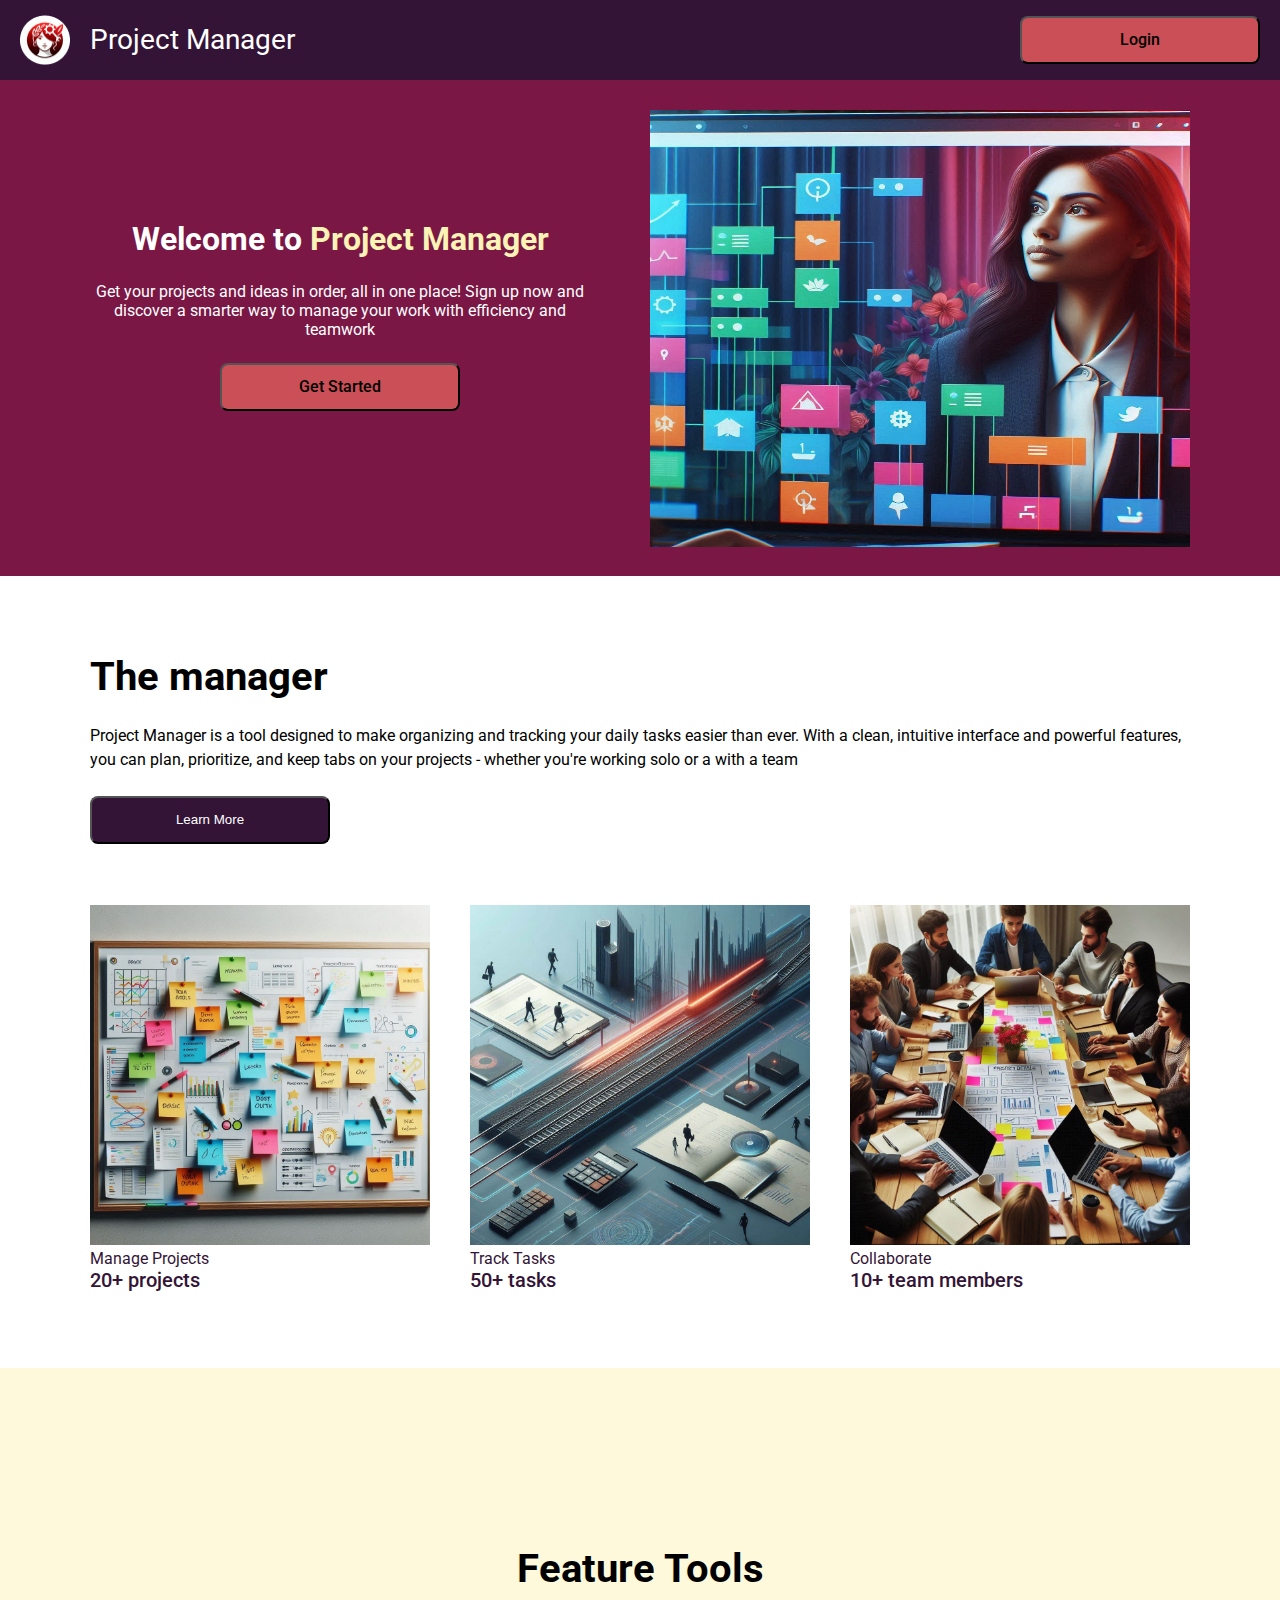
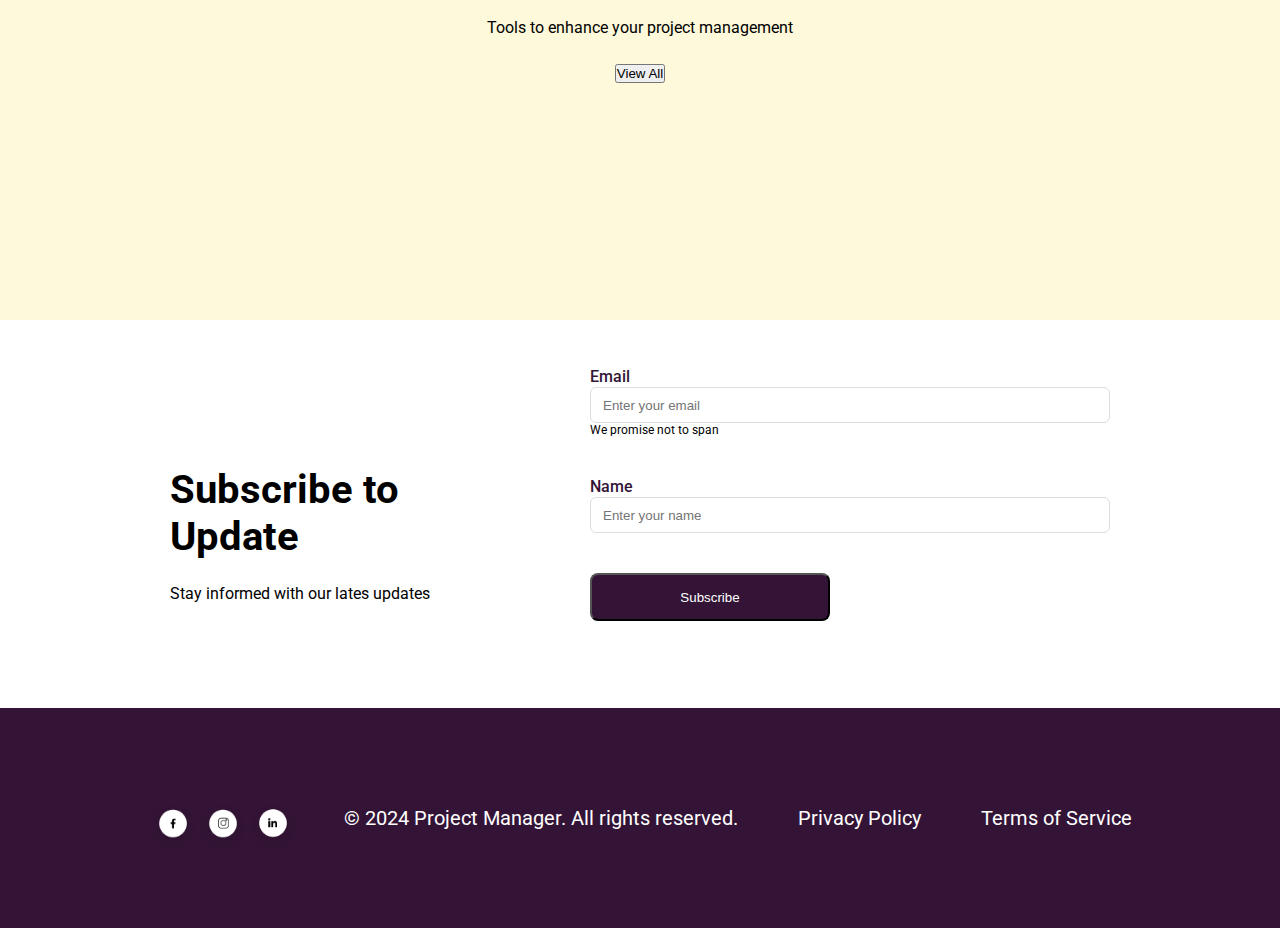
<file: home/index.html>
<!DOCTYPE html>
<html lang="pt-BR">

<head>
    <meta charset="UTF-8" />
    <meta name="viewport" content="width=device-width, initial-scale=1.0" />
    <title>Home - Project Manager</title>
    <link rel="stylesheet" href="style.css" />
    <link rel="preconnect" href="https://fonts.googleapis.com">
    <link rel="preconnect" href="https://fonts.gstatic.com" crossorigin>
    <link
        href="https://fonts.googleapis.com/css2?family=Roboto:ital,wght@0,100;0,300;0,400;0,500;0,700;0,900;1,100;1,300;1,400;1,500;1,700;1,900&display=swap"
        rel="stylesheet">
</head>

<body>
    <header>
        <div class='logo-container'>
            <img class="image-header" src="../images/1_logo.png" alt="Logomarca" />
            <h1 class="h1-header">Project Manager</h1>
        </div>
        <nav>
            <button class="red-button">Login</button>
        </nav>
    </header>

    <section class='main-section'>
        <div class="text-content-main">
            <h1 class="h1-section1">
                Welcome to <span style='color: #FCF4B6'>Project Manager</span>
            </h1>
            <p class="p-main-section">
                Get your projects and ideas in order, all in one place!
                Sign up now and discover a smarter way to manage your
                work with efficiency and teamwork
            </p>
            <button class="red-button">Get Started</button>
        </div>
        <div class="image-content">
            <img class="image-section1" src="../images/2_image.png" alt="2_image" />
        </div>

    </section>

    <section class='section2'>
        <div class="text-content-section2">
            <h1 class="h1-section2">The manager</h1>
            <p class="paragrafo-section2">
                Project Manager is a tool designed to make organizing
                and tracking your daily tasks easier than ever. With a
                clean, intuitive interface and powerful features, you
                can plan, prioritize, and keep tabs on your projects -
                whether you're working solo or a with a team
            </p>
            <button class="learmore-button">Learn More</button>
        </div>
        <div class="image-content">
            <div class="image-item">
                <img class="image-section2" src="../images/3_image.png" alt="3_image" />
                <div class='text-images'>
                    <p class='text-image-title'>Manage Projects</p>
                    <p class='text-image-subtitle'>20+ projects</p>
                </div>
            </div>

            <div class="image-item">
                <img class="image-section2" src="../images/4_image.png" alt="4_image" />
                <div class='text-images'>
                    <p class='text-image-title'>Track Tasks</p>
                    <p class='text-image-subtitle'>50+ tasks</p>
                </div>
            </div>

            <div class="image-item">
                <img class="image-section2" src="../images/5_image.png" alt="5_image" />
                <div class="text-images">
                    <p class='text-image-title'>Collaborate</p>
                    <p class='text-image-subtitle'>10+ team members</p>
                </div>
            </div>
        </div>
    </section>

    <section class='section3'>
        <div class="text-content-section3">
            <h1 class="h1-section3">Feature Tools</h1>
            <p class="paragrafo-section2">
                Tools to enhance your project management
            </p>
            <button class="viewall">View All</button>
        </div>
        <div class='itens'>
        </div>
    </section>

    <section class='section4'>
        <div class="text-content-section4">
            <h1 class="h1-section3">Subscribe to Update</h1>
            <p class="paragrafo-section3">
                Stay informed with our lates updates
            </p>
        </div>
        <div class='form'>
            <form class='label-input'>
                <label for="email">Email</label>
                <input type="email" id="email" placeholder="Enter your email">
                <div class='span'>We promise not to span</div>
            </form>
            <form class='label-input'>
                <label for="name">Name</label>
                <input type="password" id="password" placeholder="Enter your name">
            </form>
            <button class='subscribe-button' type="submit">Subscribe</button>
        </div>
    </section>

    <footer>
        <div class="social-links">
            <a href="https://facebook.com" target="_blank"><img src="../images/7_facebook.png" alt="Facebook"></a>
            <a href="https://instagram.com" target="_blank"><img src="../images/8_instagram.png" alt="Instagram"></a>
            <a href="https://linkedin.com" target="_blank"><img src="../images/9_linkedin.png" alt="Linkedin"></a>
        </div>
        <div class="copyright">
            © 2024 Project Manager. All rights reserved.
            <a href="#">Privacy Policy</a>
            <a href="#">Terms of Service</a>
        </div>
    </footer>

    <script src="script.js"></script>
</body>

</html>
</file>
<file: home/style.css>
* {
    box-sizing: border-box;
    margin: 0;
    padding: 0;
    text-decoration: none;
}

/*! Header*/
header {
    display: flex;
    background-color: #331436;
    justify-content: space-between;
    align-items: center;
    height: 80px;
    padding: 20px;
}

.logo-container {
    display: flex;
    gap: 20px;
    align-items: center;
}

header img {
    width: 50px;
    height: 50px;
}

.h1-header {
    color: white;
    height: 36px;
    font-family: Roboto;
    font-size: 28px;
    font-weight: 400;
    line-height: 36px;
}

.red-button {
    display: flex;
    width: 240px;
    height: 48px;
    border-radius: 08px;
    padding: 12px;
    background-color: #cb4f57;
    font-family: Roboto;
    font-size: 16px;
    font-weight: 500;
    line-height: 24px;
    justify-content: center;
    align-items: center;
}

.red-button a {
    text-decoration: none;
    color: #fcf4b6;
}

.main-section {
    display: flex;
    background-color: #7a1745;
    height: 496px;
    justify-content: center;
    align-items: center;
    gap: 60px;
}

.text-content-main {
    display: flex;
    flex-direction: column;
    align-items: center;
    width: 500px;
    height: 216px;
    font-family: Roboto;
    gap: 24px;
}

.h1-section1 {
    color: #ffffff;
}

.p-main-section {
    text-align: center;
    color: #ffffff;
}

.image-section1 {
    width: 540px;
    height: 437px;
}

/*! Section 2*/
.section2 {
    display: flex;
    flex-direction: column;
    justify-content: center;
    align-items: center;
    height: 792px;
    gap: 60px;
    padding: 60px 170px 60px 170px;
}

.text-content-section2 {
    display: flex;
    flex-direction: column;
    width: 1100px;
    height: 192px;
    font-family: Roboto;
    gap: 24px;
}

.h1-section2 {
    font-size: 40px;
    font-weight: 700;
}

.paragrafo-section2 {
    font-size: 16px;
    line-height: 1.5;
}

.learmore-button {
    width: 240px;
    height: 48px;
    padding: 12px;
    border-radius: 8px;
    background-color: #331436;
    color: #ffffff;
}

.image-section2 {
    width: 340px;
    height: 340px;
}

.image-content {
    display: flex;
    gap: 40px;
}

.text-images {
    font-family: Roboto;
    color: #331436;
}

.text-image-title {
    font-size: 16px;
}

.text-image-subtitle {
    font-size: 20px;
    font-weight: 500;
}

/*! Section 3*/
.section3 {
    display: flex;
    flex-direction: column;
    height: 552px;
    gap: 60px;
    padding: 60px 170px 60px 170px;
    background-color: #fcf4b680;
    justify-content: center;
    align-items: center;
    font-family: Roboto;
}

.h1-section3 {
    font-size: 40px;
}

.paragrafo-section2 {
    font-size: 16px;
}

.text-content-section3 {
    display: flex;
    flex-direction: column;
    justify-content: center;
    align-items: center;
    gap: 24px;
}

.viewall-button {
    background-color: #331436;
    color: #ffffff;
    padding: 12px;
    border-radius: 8px;
    width: 240px;
    height: 48px;
    font-size: 16px;
}

.itens {
    display: flex;
    gap: 40px;
}

.image-container {
    background-color: #331436;
    width: 100px;
    height: 100px;
    display: flex;
    justify-content: center;
    align-items: center;
    border-radius: 50%;
}

.image-section3 {
    width: 38.01px;
    height: 38.01px;
}

.image-item-section3 {
    display: flex;
    flex-direction: column;
    justify-content: center;
    align-items: center;
    gap: 20px;
}

.text-images-section3 {
    display: flex;
    flex-direction: column;
    justify-content: center;
    align-items: center;
    gap: 8px;
    color: #331436;
}

.text-title-section3 {
    font-size: 20px;
}

.text-subtitle-section3 {
    font-size: 16px;
}

/*! Section 4*/
.section4 {
    display: flex;
    height: 388px;
    gap: 60px;
    padding: 60px 170px 60px 170px;
    justify-content: center;
    align-items: center;
    font-family: Roboto;
}

.text-content-section4 {
    display: flex;
    flex-direction: column;
    width: 520px;
    height: 96px;
    gap: 24px;
}

.form {
    display: flex;
    flex-direction: column;
    gap: 40px;
}

.label-input {
    display: flex;
    flex-direction: column;
}

.span {
    font-size: 12px;
    font-weight: 16px;
}

.subscribe-button {
    background-color: #331436;
    color: #ffffff;
    padding: 12px;
    border-radius: 8px;
    width: 240px;
    height: 48px;
}

/*! Footer 3*/
footer {
    display: flex;
    background-color: #331436;
    gap: 60px;
    height: 220px;
    padding: 60px;
    justify-content: center;
    align-items: center;
}

.copyright {
    display: flex;
    font-size: 20px;
    font-family: Roboto;
    gap: 60px;
    color: #ffffff;
}

footer a {
    text-decoration: none;
    color: white;
}

.social-links {
    display: flex;
    justify-content: space-between;
    width: 136px;
    height: 34.46px;
}

.social-links img {
    width: 50px;
}

.form label {
    color: #331436;
    font-weight: 500;
    line-height: 20px;
}

.form input {
    border: 1px solid #ddd;
    border-radius: 6px;
    padding: 8px 12px;
    line-height: 20px;
    width: 520px;
    height: 36px;
}

.form-content {
    display: flex;
    flex-direction: column;
}
</file>
